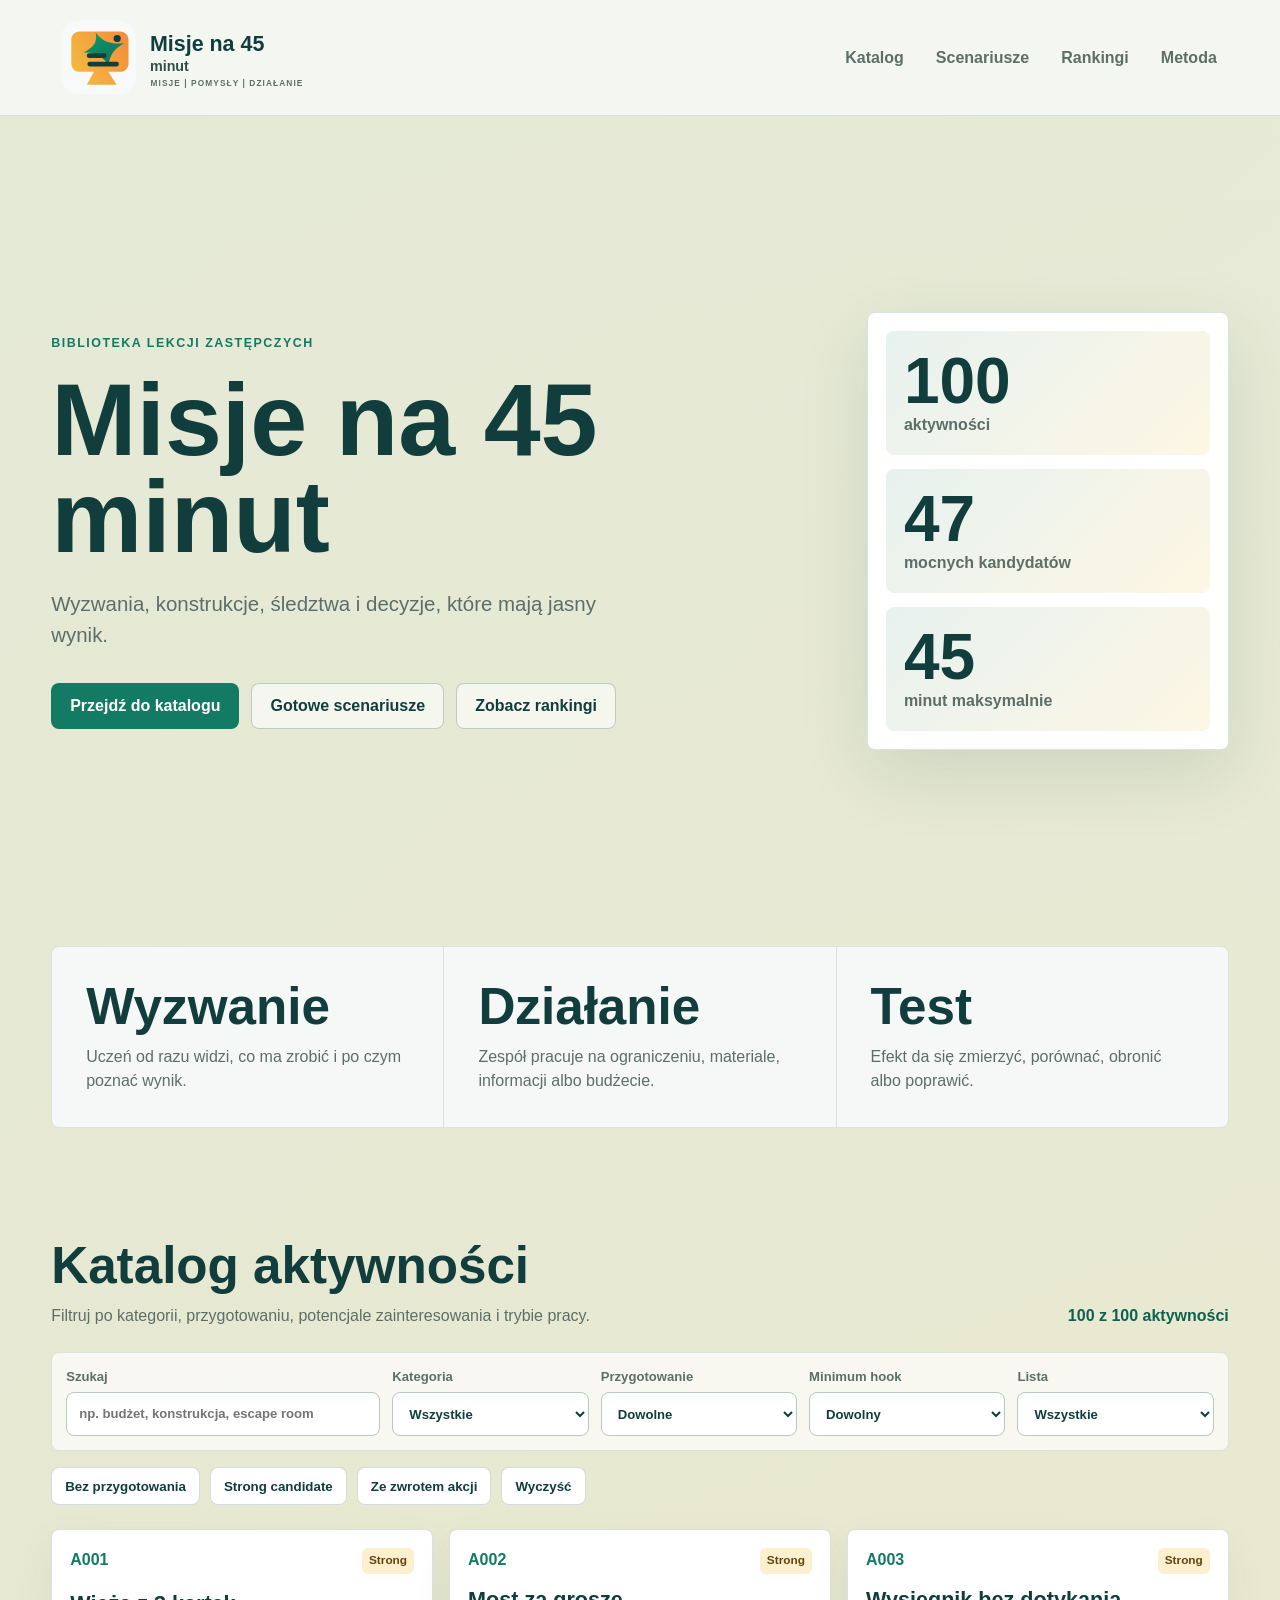
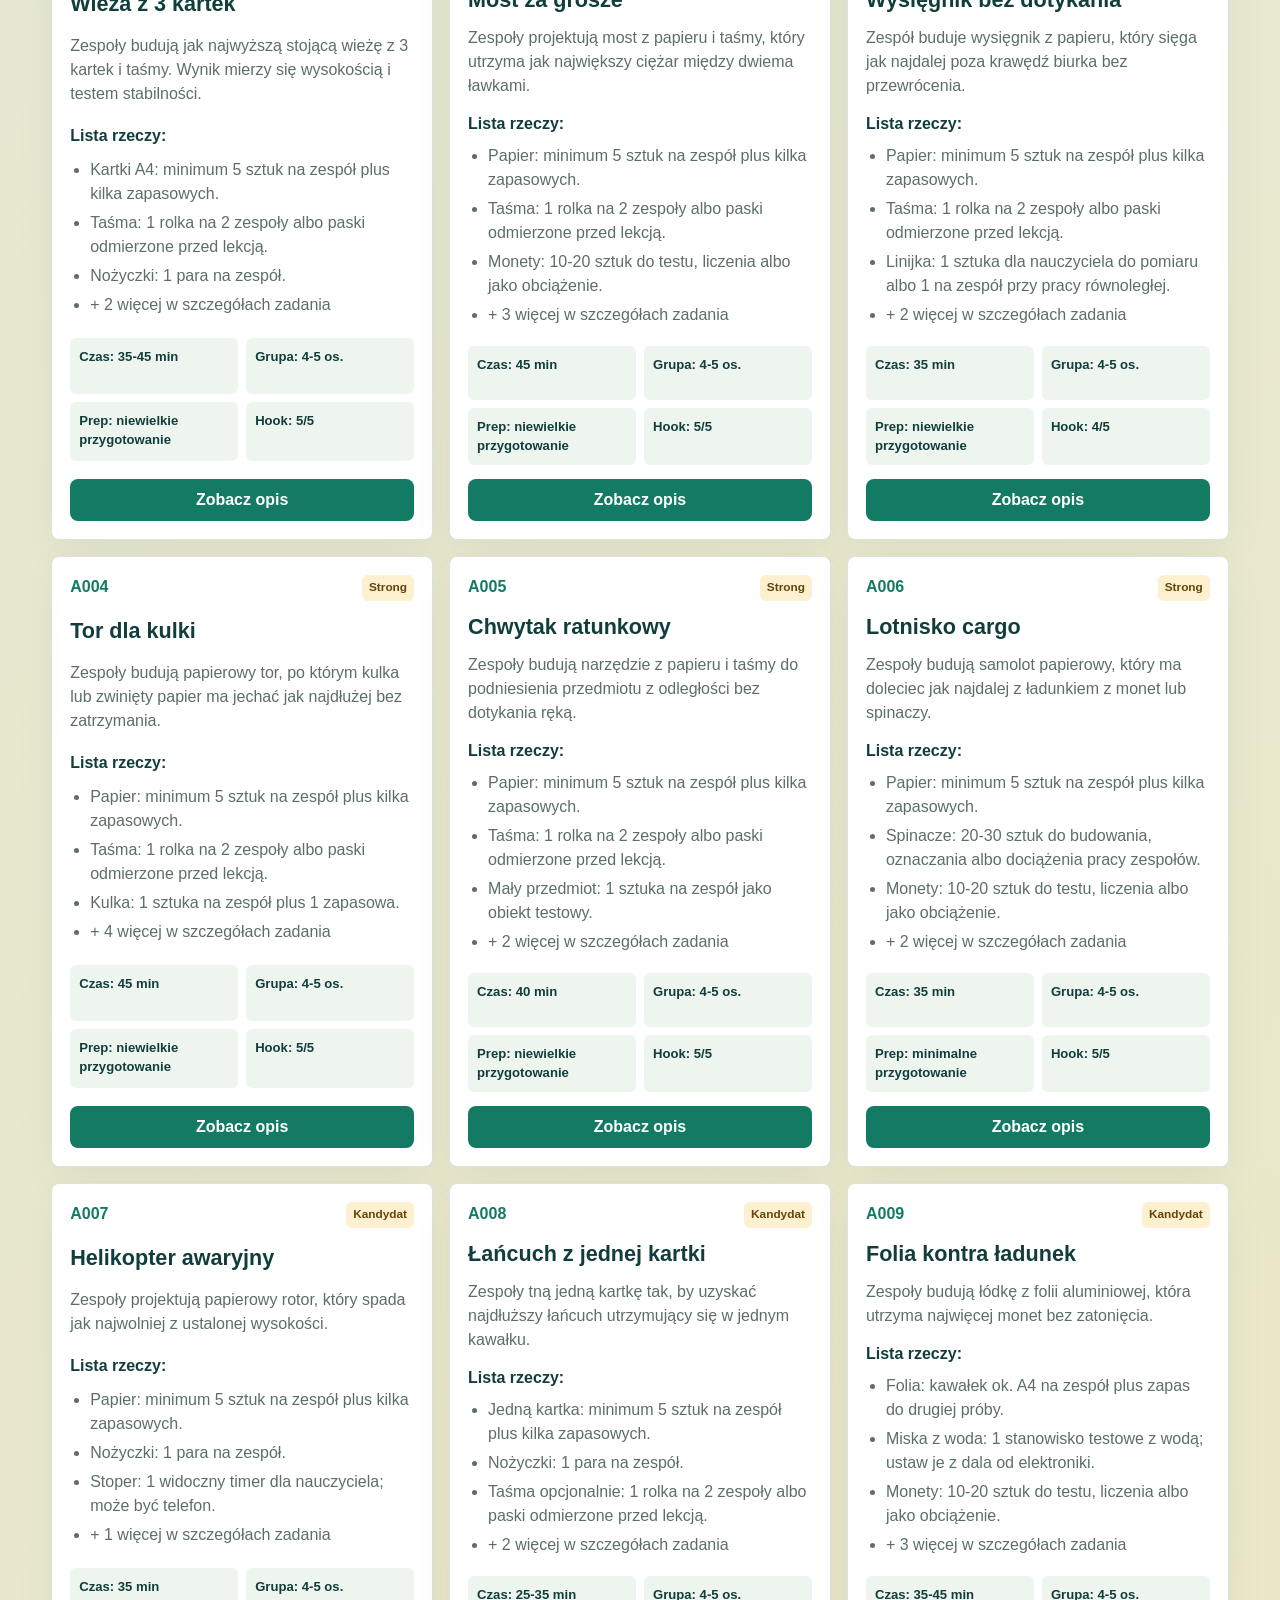
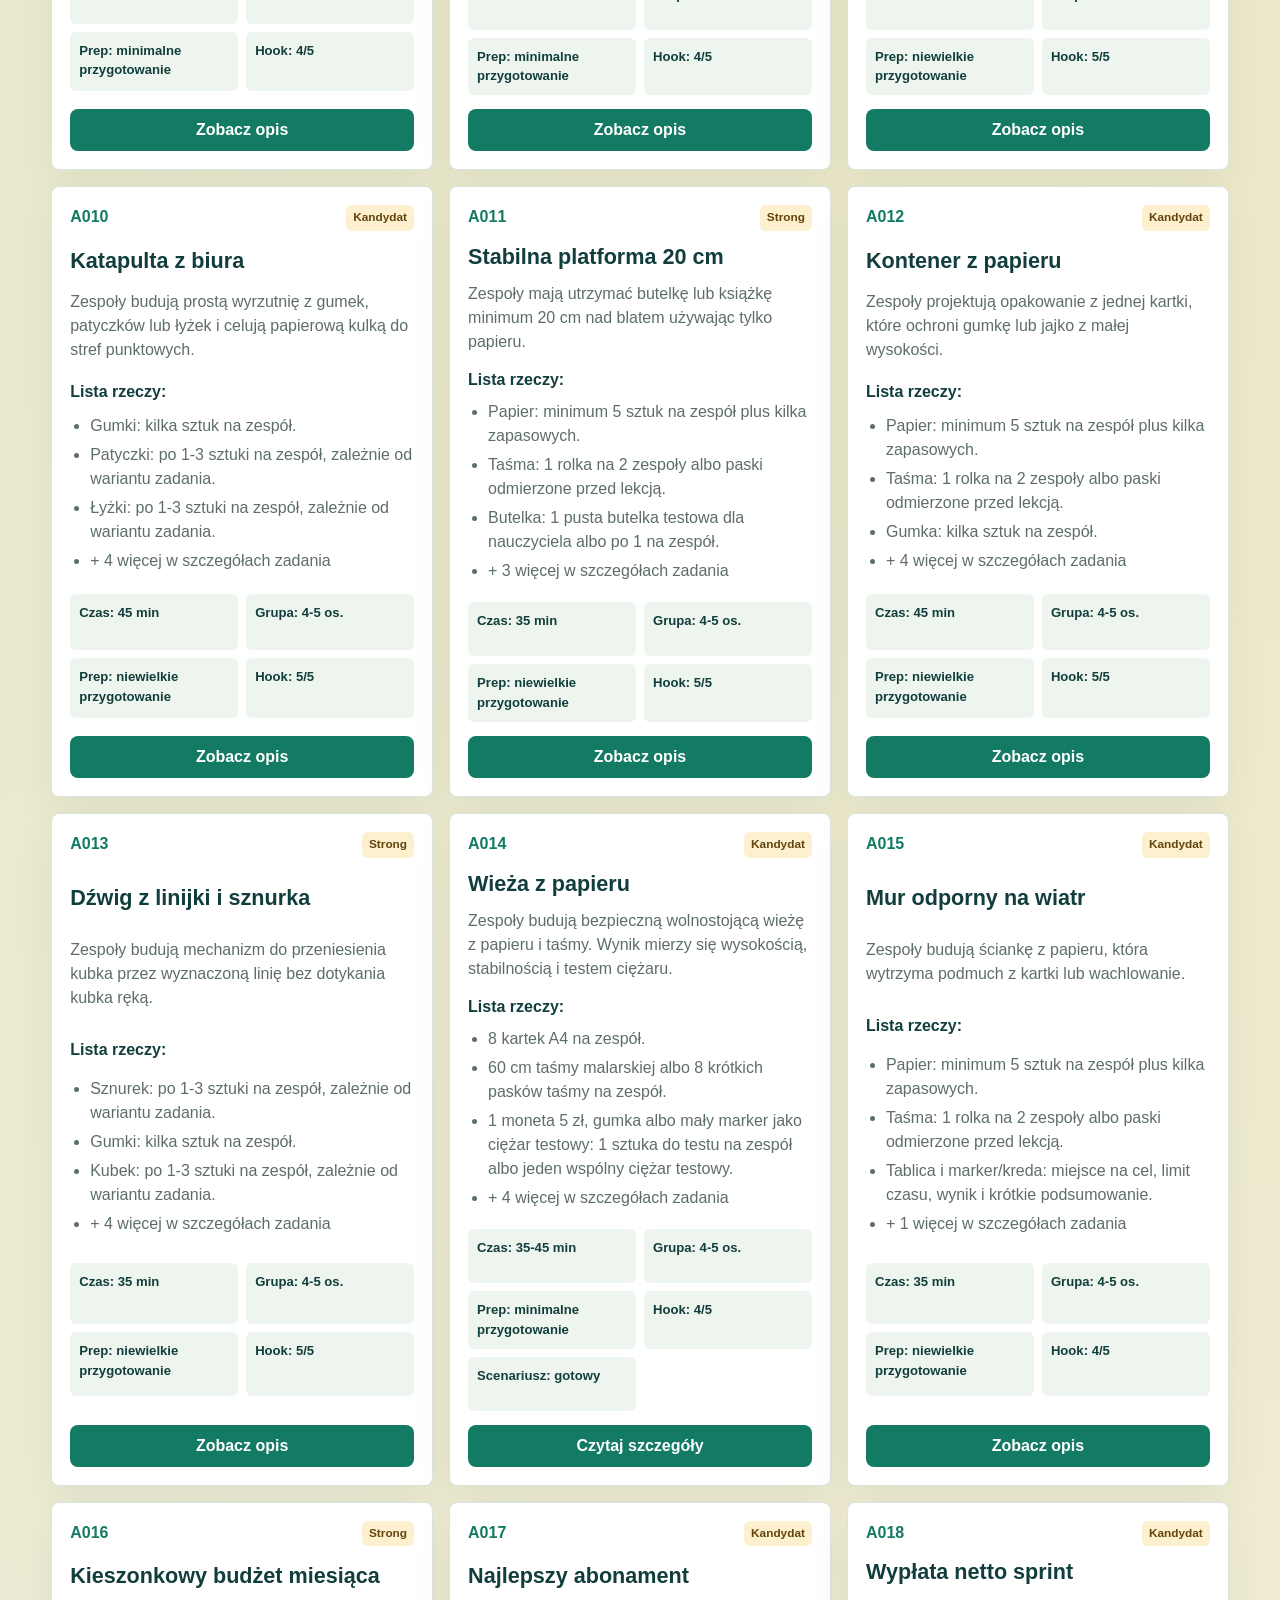
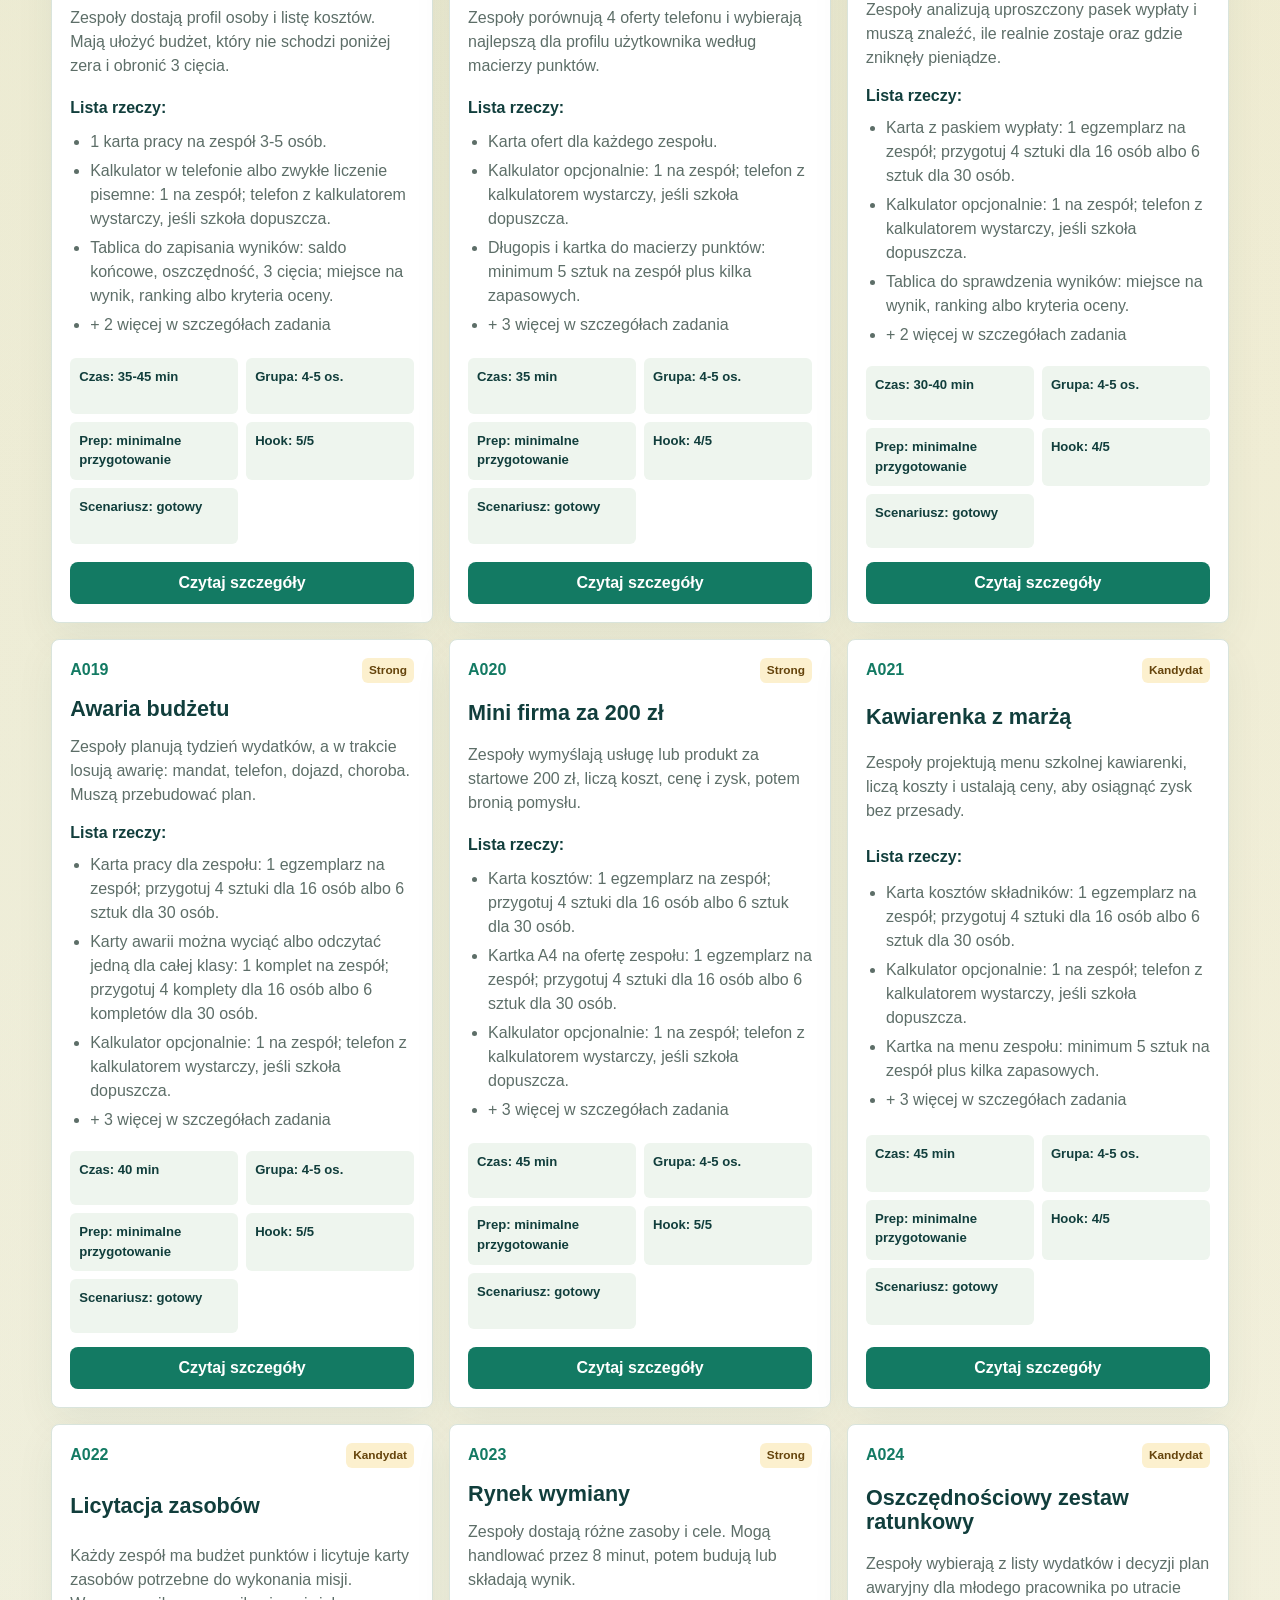
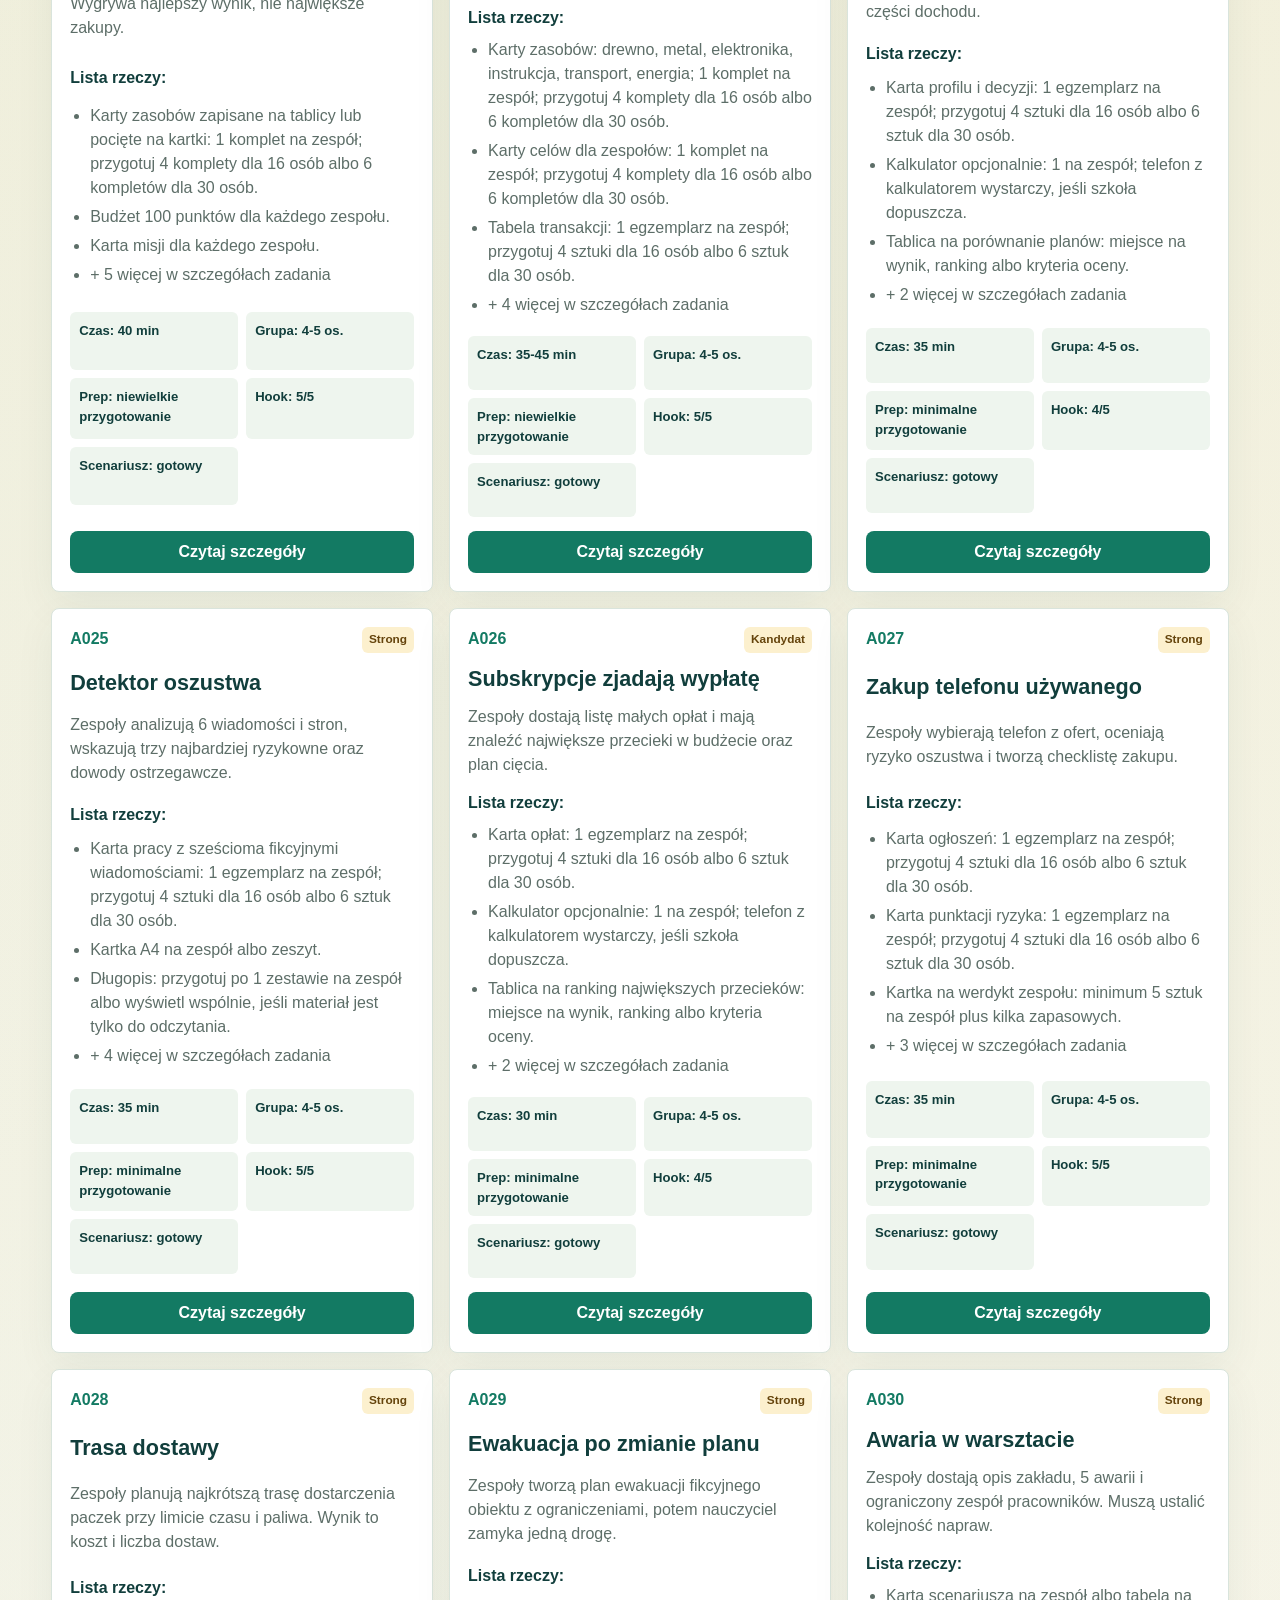
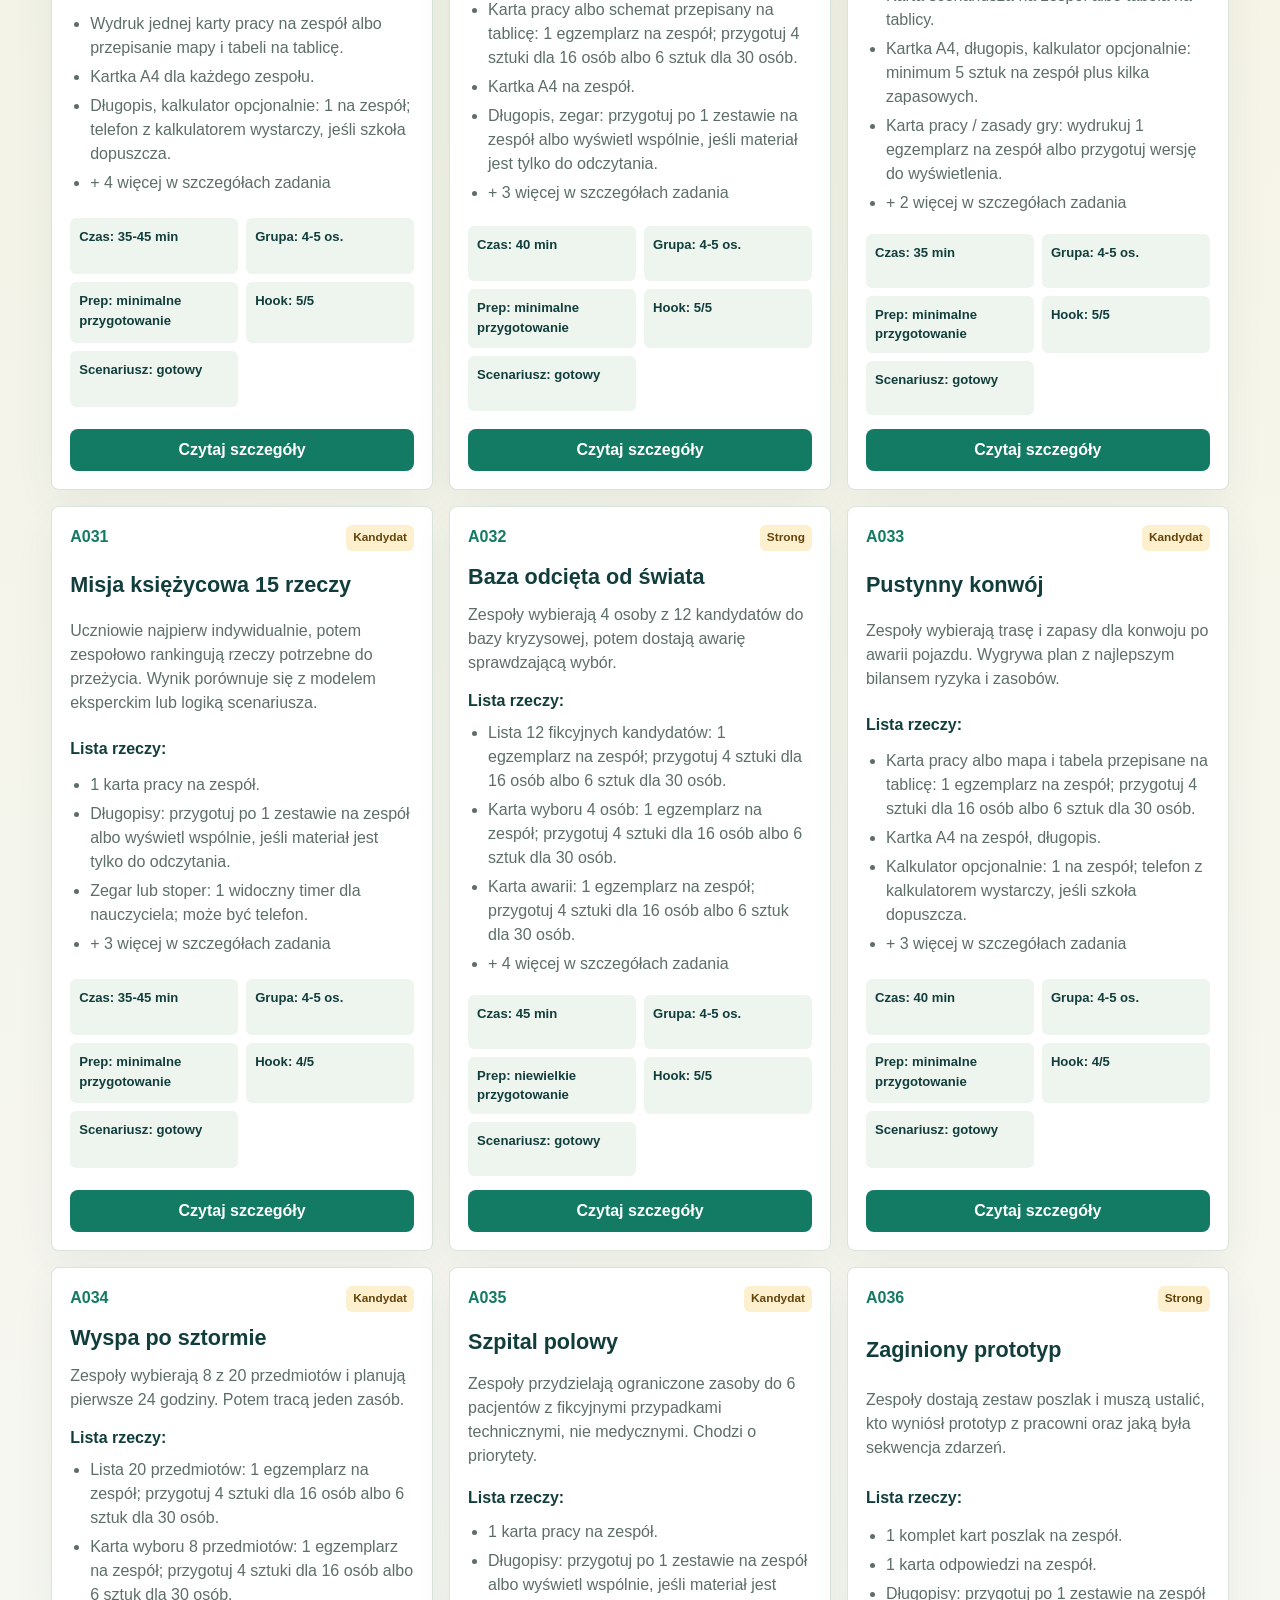
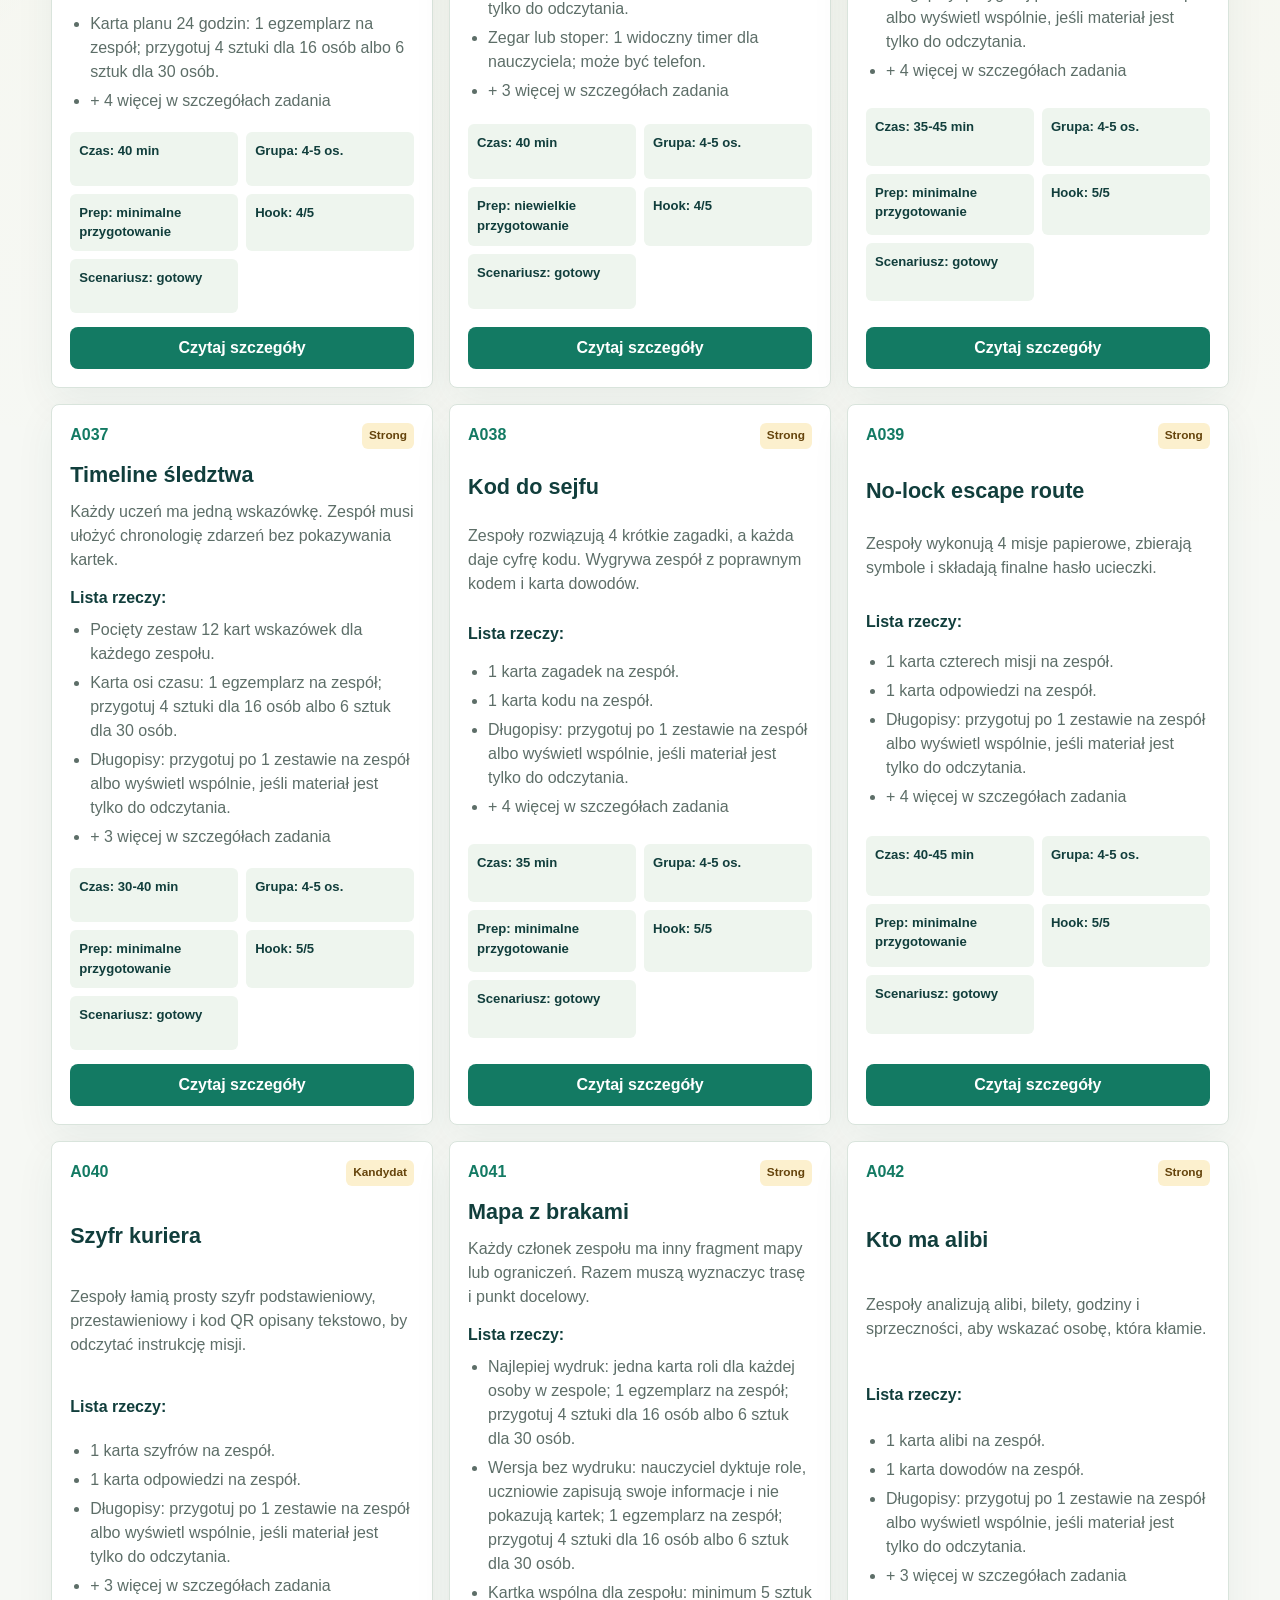
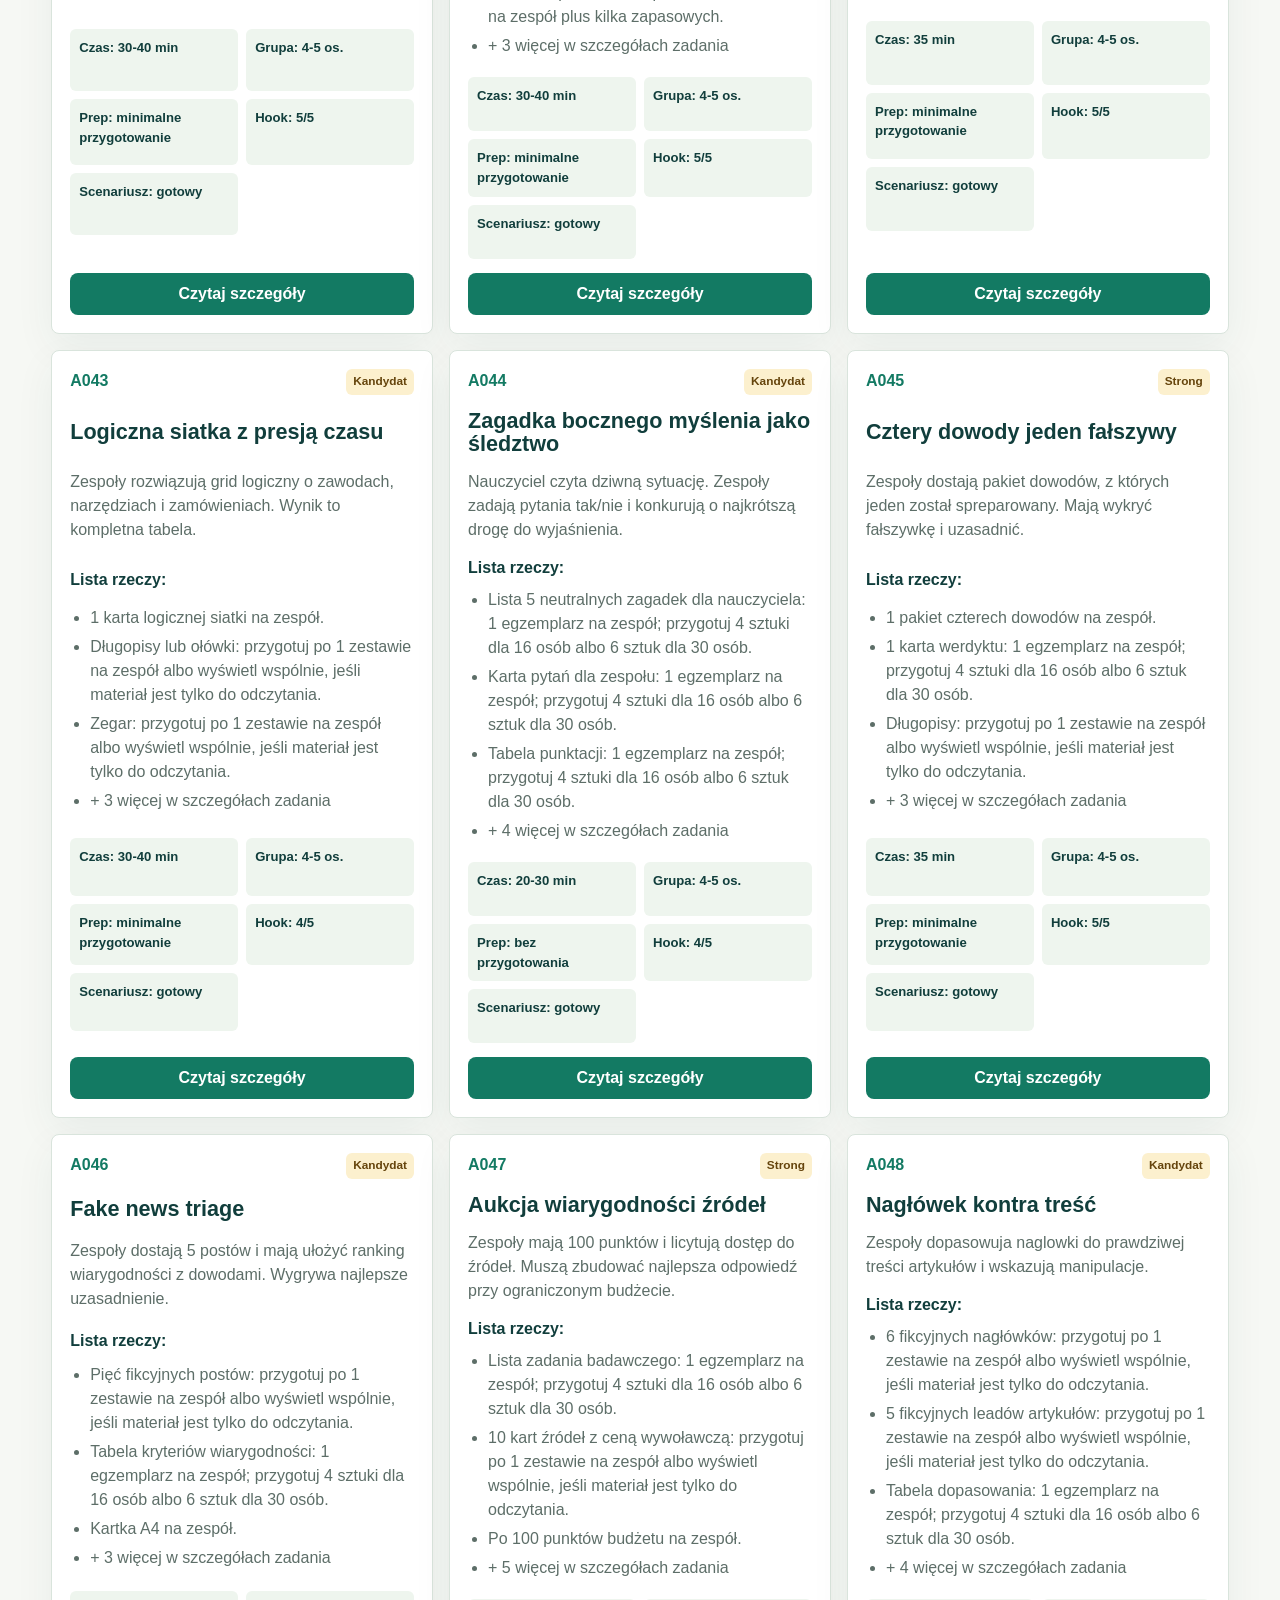
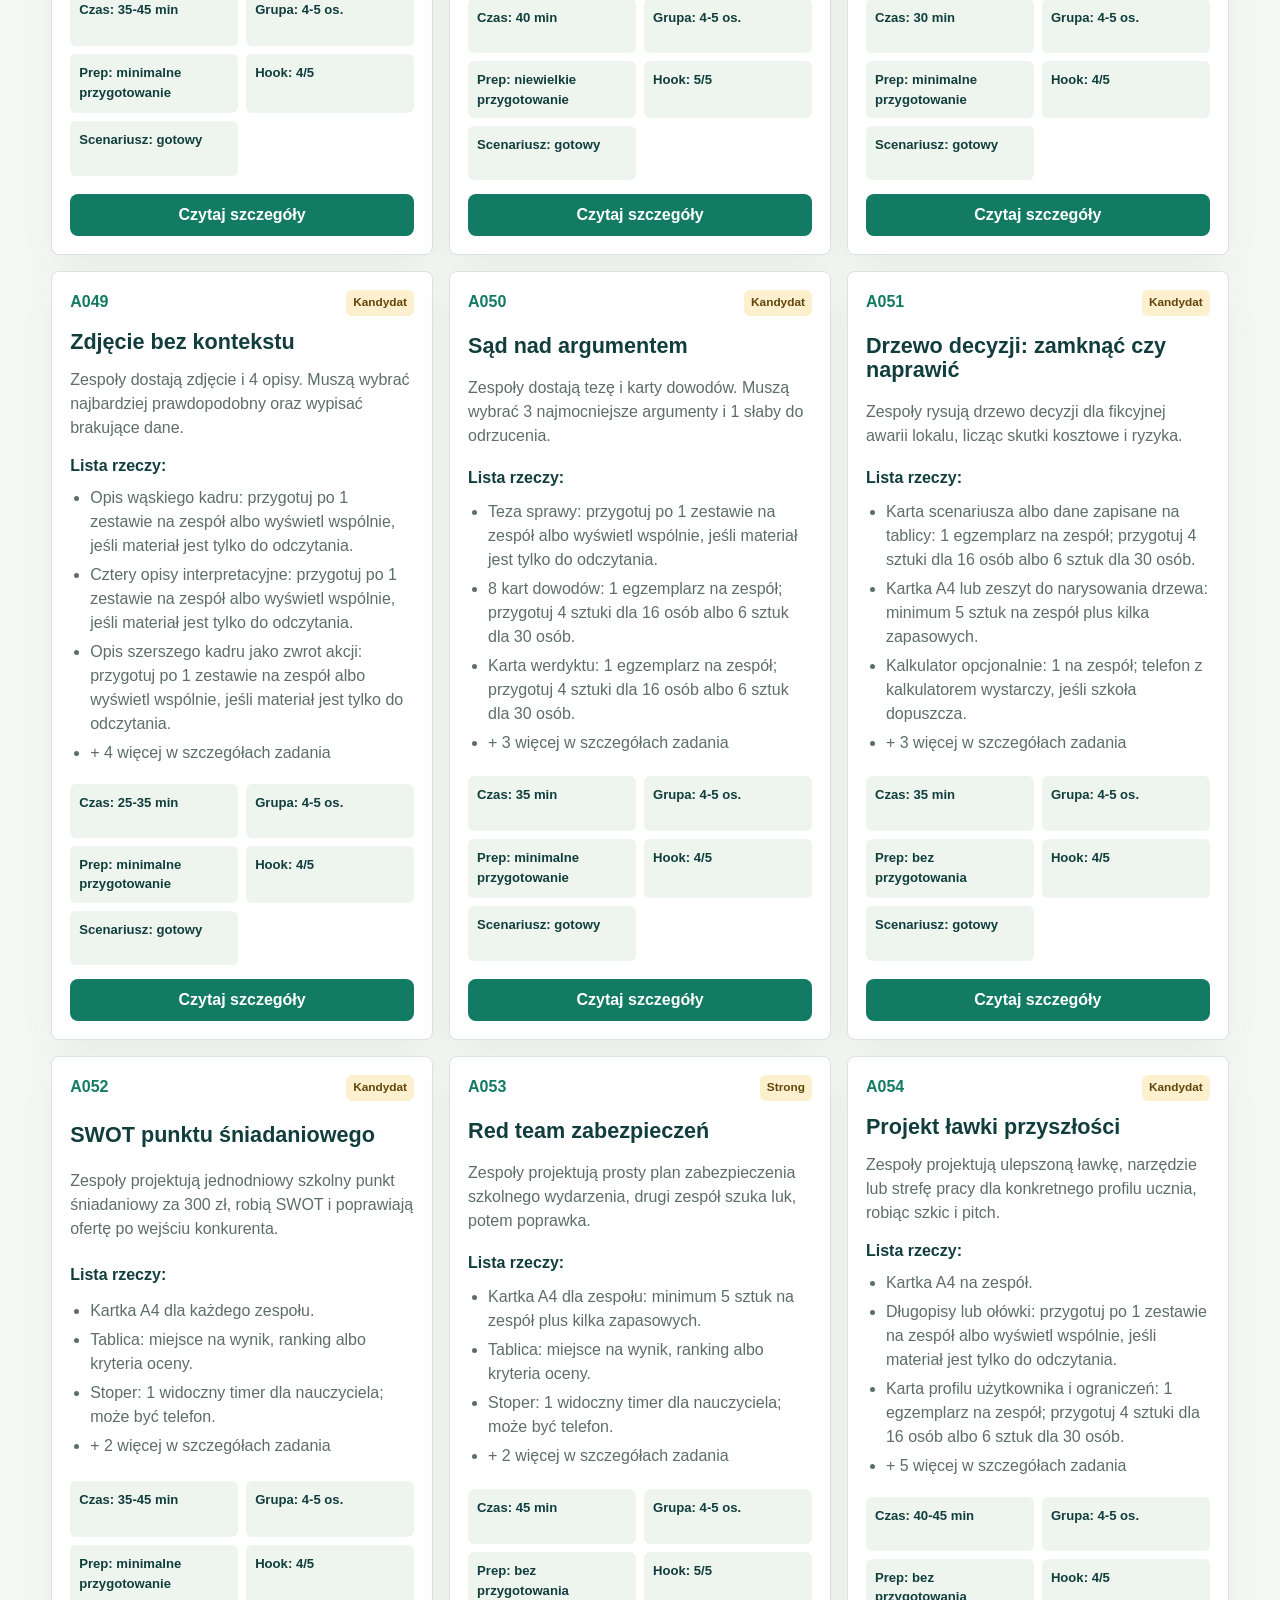
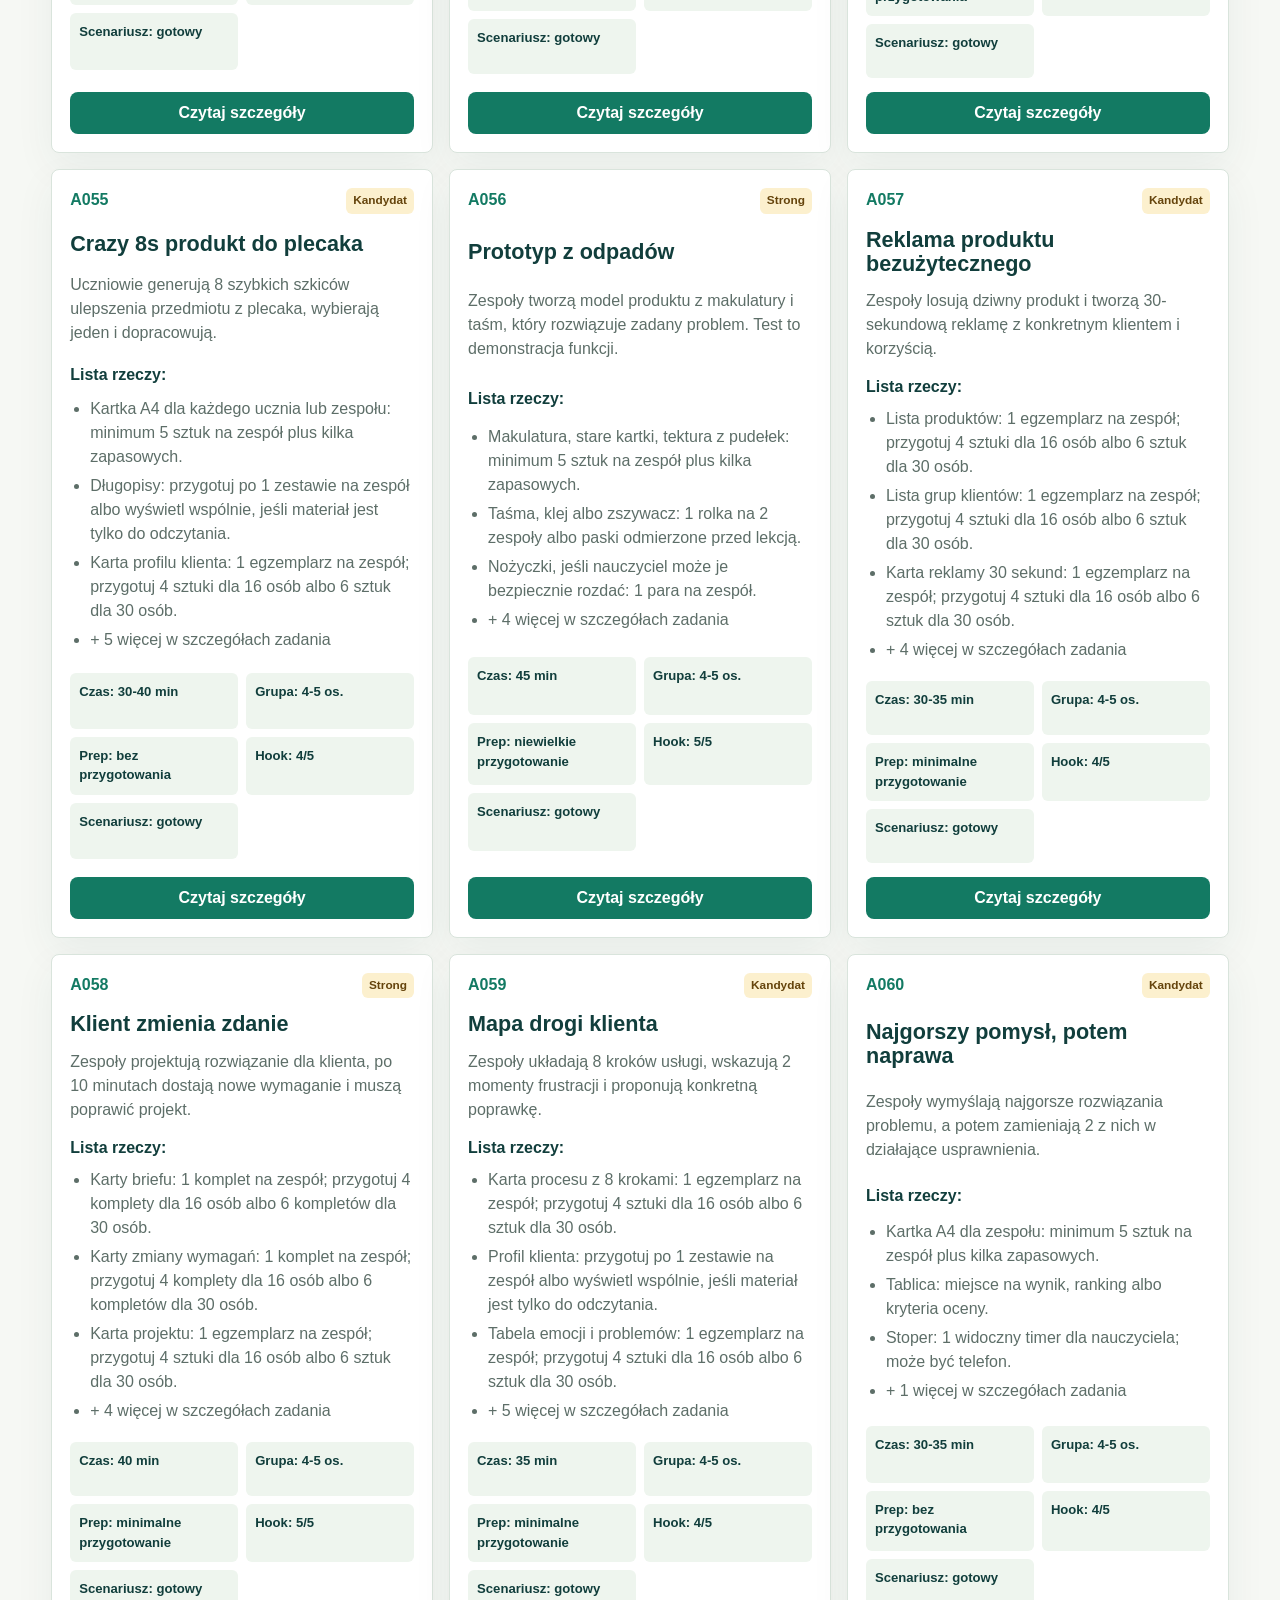
<file: index.html>
<!doctype html>
<html lang="pl">
  <head>
    <meta charset="utf-8" />
    <meta name="viewport" content="width=device-width, initial-scale=1" />
    <title>Misje na 45 minut</title>
    <meta
      name="description"
      content="Katalog 100 misji i wyzwań na lekcje zastępcze dla szkół ponadpodstawowych."
    />
    <link rel="icon" href="assets/logos/aktywizacja-logo.svg" type="image/svg+xml" />
    <link rel="stylesheet" href="styles.css" />
  </head>
  <body>
    <header class="topbar">
      <a class="brand" href="#start" aria-label="Misje na 45 minut">
        <img src="assets/logos/aktywizacja-logo.svg" alt="" />
      </a>
      <nav class="nav" aria-label="Główne sekcje">
        <a href="#katalog">Katalog</a>
        <a href="scenariusze/">Scenariusze</a>
        <a href="#rankingi">Rankingi</a>
        <a href="#metoda">Metoda</a>
      </nav>
    </header>

    <main id="start">
      <section class="hero">
        <div class="hero-copy">
          <p class="eyebrow">Biblioteka lekcji zastępczych</p>
          <h1>Misje na 45 minut</h1>
          <p class="hero-lead">
            Wyzwania, konstrukcje, śledztwa i decyzje, które mają jasny wynik.
          </p>
          <div class="hero-actions">
            <a class="button primary" href="#katalog">Przejdź do katalogu</a>
            <a class="button secondary" href="scenariusze/">Gotowe scenariusze</a>
            <a class="button secondary" href="#rankingi">Zobacz rankingi</a>
          </div>
        </div>
        <div class="hero-panel" aria-label="Podsumowanie katalogu">
          <div>
            <span class="metric" id="totalCount">100</span>
            <span class="metric-label">aktywności</span>
          </div>
          <div>
            <span class="metric" id="strongCount">47</span>
            <span class="metric-label">mocnych kandydatów</span>
          </div>
          <div>
            <span class="metric">45</span>
            <span class="metric-label">minut maksymalnie</span>
          </div>
        </div>
      </section>

      <section class="method-strip" id="metoda" aria-label="Metoda pracy">
        <article>
          <h2>Wyzwanie</h2>
          <p>Uczeń od razu widzi, co ma zrobić i po czym poznać wynik.</p>
        </article>
        <article>
          <h2>Działanie</h2>
          <p>Zespół pracuje na ograniczeniu, materiale, informacji albo budżecie.</p>
        </article>
        <article>
          <h2>Test</h2>
          <p>Efekt da się zmierzyć, porównać, obronić albo poprawić.</p>
        </article>
      </section>

      <section class="catalog-shell" id="katalog">
        <div class="catalog-header">
          <div>
            <h2>Katalog aktywności</h2>
            <p>Filtruj po kategorii, przygotowaniu, potencjale zainteresowania i trybie pracy.</p>
          </div>
          <div class="result-count" id="resultCount" aria-live="polite"></div>
        </div>

        <form class="filters" id="filters" role="search">
          <label>
            <span>Szukaj</span>
            <input id="searchInput" type="search" autocomplete="off" placeholder="np. budżet, konstrukcja, escape room" />
          </label>
          <label>
            <span>Kategoria</span>
            <select id="categoryFilter">
              <option value="">Wszystkie</option>
            </select>
          </label>
          <label>
            <span>Przygotowanie</span>
            <select id="prepFilter">
              <option value="">Dowolne</option>
              <option value="0">0 - bez przygotowania</option>
              <option value="1">1 - minimalne</option>
              <option value="2">2 - niewielkie</option>
            </select>
          </label>
          <label>
            <span>Minimum hook</span>
            <select id="hookFilter">
              <option value="0">Dowolny</option>
              <option value="3">3+</option>
              <option value="4">4+</option>
              <option value="5">5</option>
            </select>
          </label>
          <label>
            <span>Lista</span>
            <select id="statusFilter">
              <option value="">Wszystkie</option>
              <option value="STRONG CANDIDATE">Strong candidates</option>
              <option value="Kandydat">Kandydaci</option>
            </select>
          </label>
        </form>

        <div class="quick-filters" aria-label="Szybkie filtry">
          <button type="button" data-quick="zero">Bez przygotowania</button>
          <button type="button" data-quick="strong">Strong candidate</button>
          <button type="button" data-quick="twist">Ze zwrotem akcji</button>
          <button type="button" data-quick="reset">Wyczyść</button>
        </div>

        <div class="cards" id="activityGrid"></div>
      </section>

      <section class="rankings" id="rankingi">
        <div class="section-title">
          <h2>Rankingi do szybkiego wyboru</h2>
          <p>Gotowe listy pomagają wybrać aktywność pod czas, klasę i cel lekcji.</p>
        </div>
        <div class="ranking-grid">
          <article>
            <h3>Najlepsze na start</h3>
            <ol id="rankTop"></ol>
          </article>
          <article>
            <h3>Bez przygotowania</h3>
            <ol id="rankZero"></ol>
          </article>
          <article>
            <h3>Najmocniejsza współpraca</h3>
            <ol id="rankCollab"></ol>
          </article>
        </div>
      </section>
    </main>

    <dialog class="activity-dialog" id="activityDialog">
      <div class="dialog-frame">
        <button class="close-dialog" type="button" id="closeDialog" aria-label="Zamknij szczegóły">&times;</button>
        <div id="dialogContent"></div>
      </div>
    </dialog>

    <footer class="footer">
      <div class="footer-inner">
        <div>
          <img class="footer-project-logo" src="assets/logos/aktywizacja-logo.svg" alt="Misje na 45 minut" />
          <p>Katalog misji i wyzwań na lekcje zastępcze dla szkół ponadpodstawowych.</p>
        </div>
        <div class="footer-logos" aria-label="Logotypy COVE Polska">
          <img src="assets/logos/cove-polska.png" alt="COVE Polska" />
        </div>
      </div>
    </footer>

    <script src="site/activities.js"></script>
    <script src="app.js"></script>
  </body>
</html>
</file>
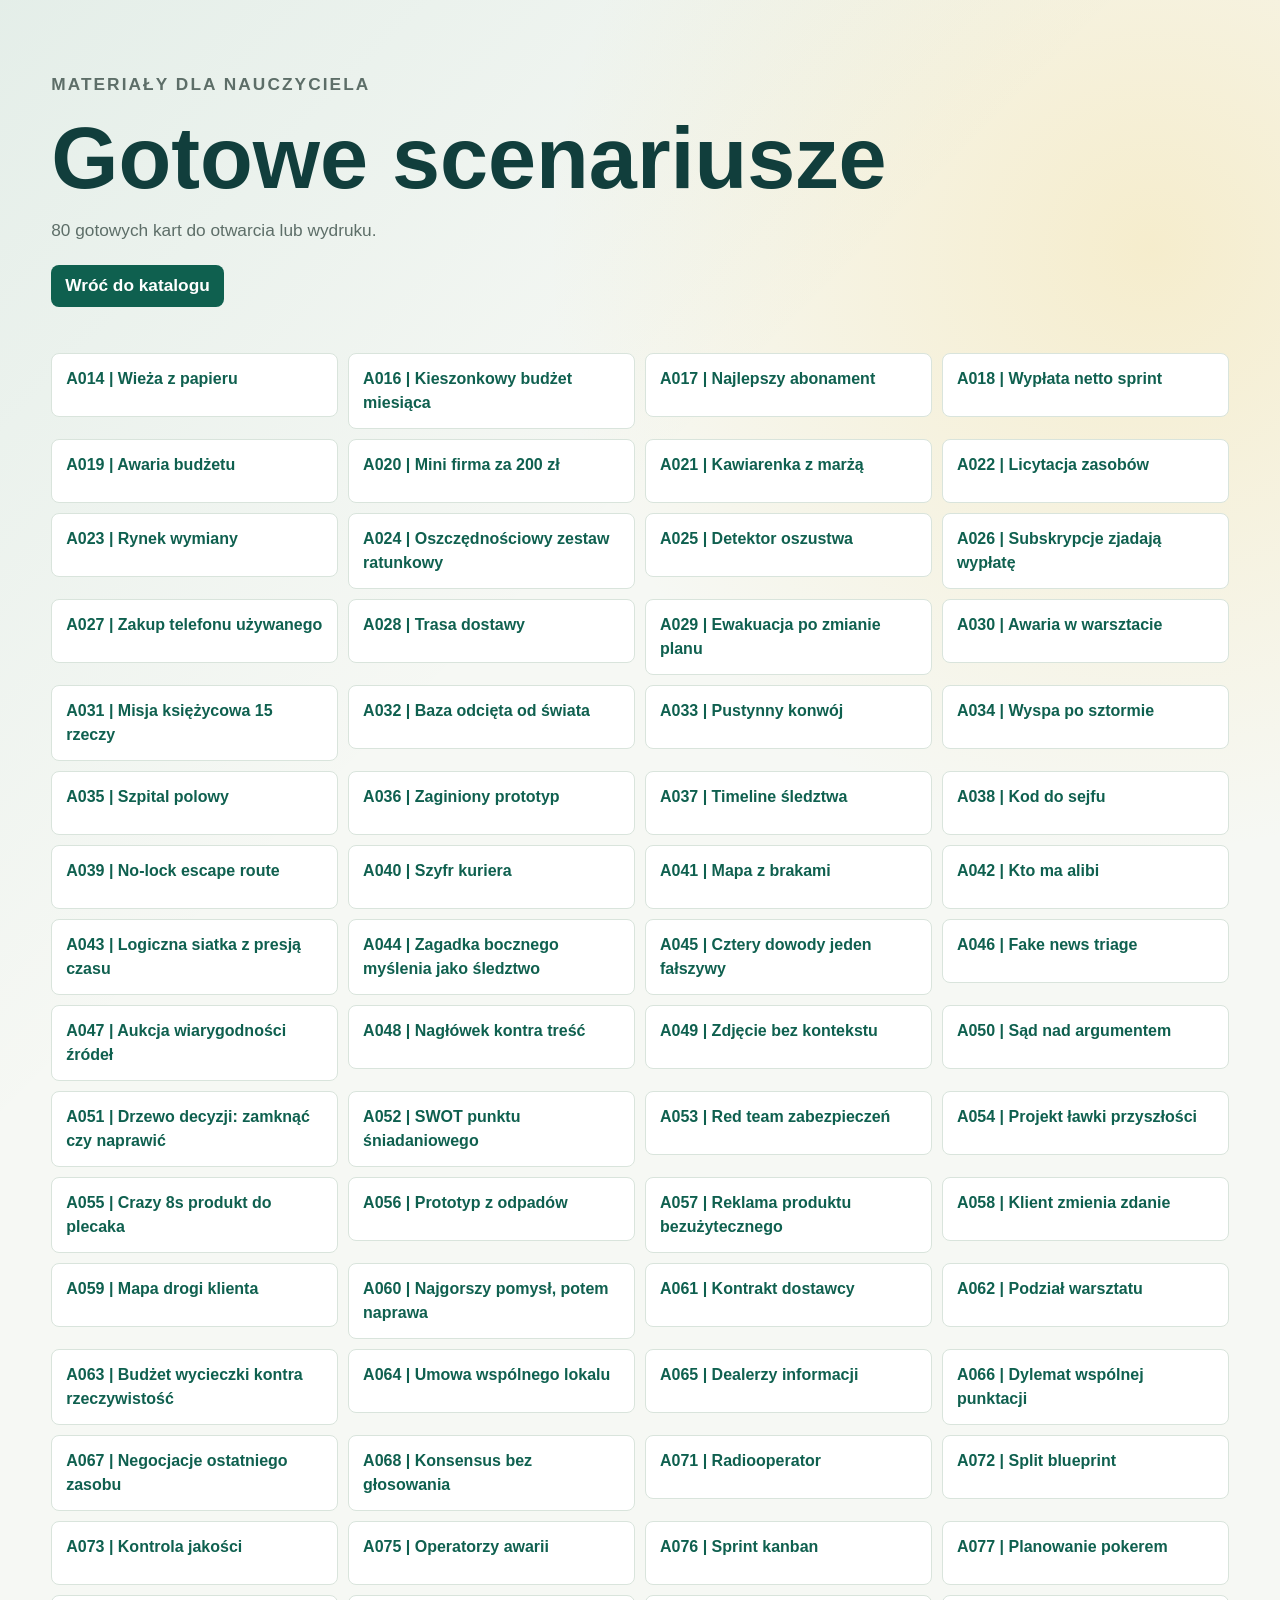
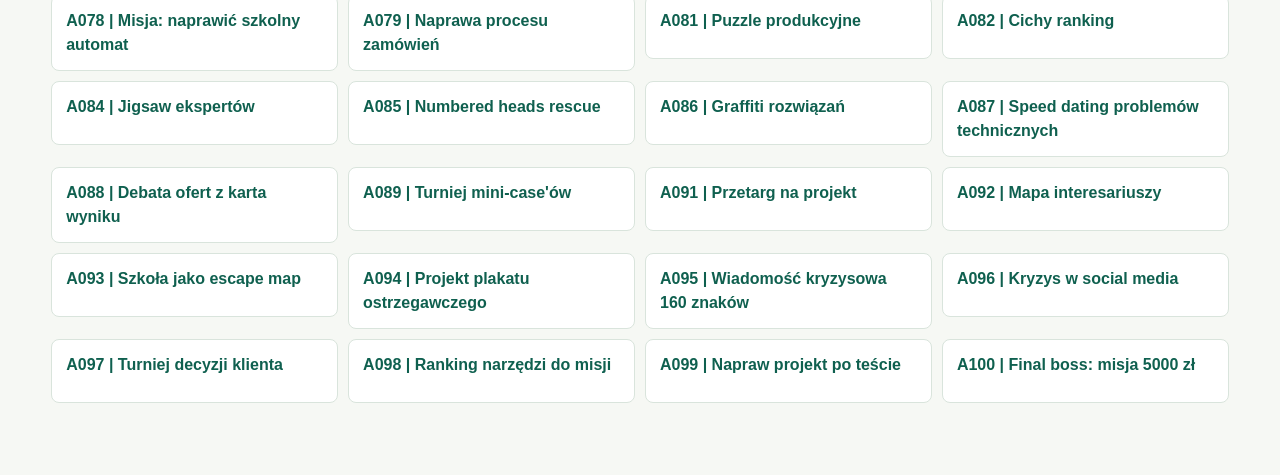
<file: scenariusze/index.html>
<!doctype html>
<html lang="pl">
  <head>
    <meta charset="utf-8" />
    <meta name="viewport" content="width=device-width, initial-scale=1" />
    <title>Gotowe scenariusze | Misje na 45 minut</title>
    <meta
      name="description"
      content="Indeks gotowych scenariuszy lekcji zastępczych z katalogu Misje na 45 minut."
    />
    <link rel="stylesheet" href="../styles.css" />
    <style>
      .scenario-index {
        min-height: 100dvh;
        padding: clamp(32px, 6vw, 72px) clamp(18px, 4vw, 56px);
      }

      .scenario-index header {
        max-width: 960px;
        margin-bottom: 28px;
      }

      .scenario-index h1 {
        margin: 0;
        font-size: clamp(2.6rem, 7vw, 5.4rem);
        line-height: 0.98;
      }

      .scenario-index p {
        max-width: 720px;
        color: var(--muted);
        font-size: 1.08rem;
      }

      .scenario-list {
        display: grid;
        grid-template-columns: repeat(auto-fit, minmax(280px, 1fr));
        gap: 10px;
        margin: 0;
        padding: 0;
        list-style: none;
      }

      .scenario-list a {
        display: block;
        min-height: 64px;
        padding: 13px 14px;
        border: 1px solid var(--line);
        border-radius: var(--radius);
        background: var(--surface);
        color: var(--accent-dark);
        font-weight: 900;
        text-decoration: none;
      }

      .scenario-list a:hover {
        border-color: rgba(19, 122, 99, 0.42);
        background: var(--surface-2);
      }
    </style>
  </head>
  <body>
    <main class="scenario-index">
      <header>
        <p class="eyebrow">Materiały dla nauczyciela</p>
        <h1>Gotowe scenariusze</h1>
        <p id="scenarioCount">Ładowanie listy scenariuszy...</p>
        <p><a class="scenario-link" href="../index.html">Wróć do katalogu</a></p>
      </header>
      <ol class="scenario-list" id="scenarioList"></ol>
    </main>

    <script src="../site/activities.js"></script>
    <script>
      const scenarios = (window.ACTIVITIES || [])
        .filter((activity) => activity.scenario_path)
        .sort((a, b) => a.id.localeCompare(b.id, "pl"));

      document.querySelector("#scenarioCount").textContent =
        `${scenarios.length} gotowych kart do otwarcia lub wydruku.`;

      document.querySelector("#scenarioList").innerHTML = scenarios
        .map((activity) => {
          const href = `../zadanie.html?id=${encodeURIComponent(activity.id)}`;
          return `<li><a href="${href}">${activity.id} | ${activity.robocza_nazwa}</a></li>`;
        })
        .join("");
    </script>
  </body>
</html>
</file>
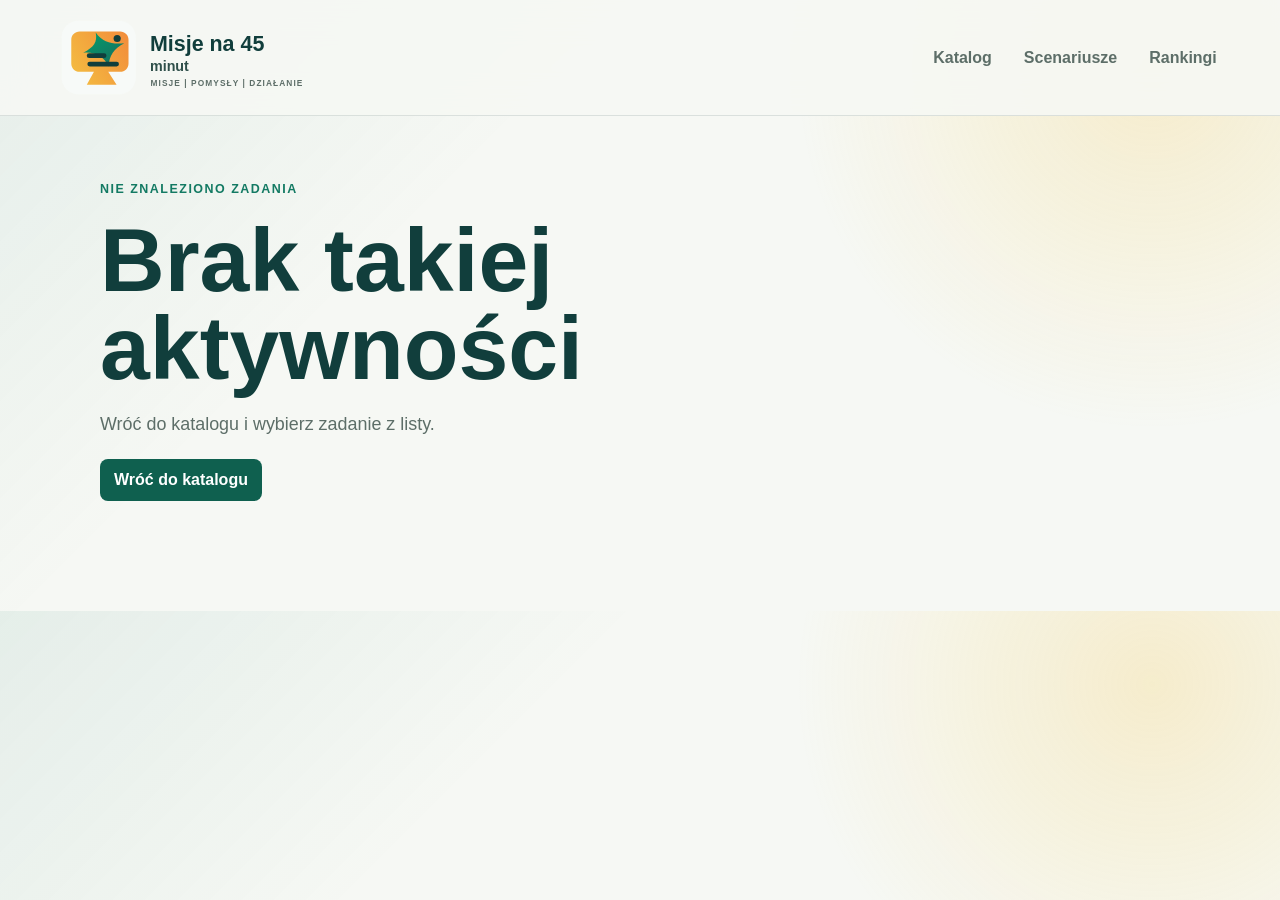
<file: zadanie.html>
<!doctype html>
<html lang="pl">
  <head>
    <meta charset="utf-8" />
    <meta name="viewport" content="width=device-width, initial-scale=1" />
    <title>Zadanie | Misje na 45 minut</title>
    <meta
      name="description"
      content="Pełna karta aktywności z katalogu Misje na 45 minut."
    />
    <link rel="icon" href="assets/logos/aktywizacja-logo.svg" type="image/svg+xml" />
    <link rel="stylesheet" href="styles.css" />
  </head>
  <body>
    <header class="topbar">
      <a class="brand" href="index.html#start" aria-label="Misje na 45 minut">
        <img src="assets/logos/aktywizacja-logo.svg" alt="" />
      </a>
      <nav class="nav" aria-label="Główne sekcje">
        <a href="index.html#katalog">Katalog</a>
        <a href="scenariusze/">Scenariusze</a>
        <a href="index.html#rankingi">Rankingi</a>
      </nav>
    </header>

    <main class="task-page" id="taskPage">
      <p>Ładowanie zadania...</p>
    </main>

    <script src="site/activities.js"></script>
    <script src="zadanie.js"></script>
  </body>
</html>
</file>
<file: styles.css>
:root {
  color-scheme: light;
  --bg: #f6f8f4;
  --surface: #ffffff;
  --surface-2: #eef5ee;
  --text: #113e3c;
  --muted: #5d6e68;
  --line: #d9e4dc;
  --accent: #137a63;
  --accent-2: #f4c542;
  --accent-dark: #0f604f;
  --warning: #b66a23;
  --shadow: 0 24px 70px rgba(17, 62, 60, 0.12);
  --radius: 8px;
}

* {
  box-sizing: border-box;
}

html {
  scroll-behavior: smooth;
}

body {
  margin: 0;
  background:
    linear-gradient(135deg, rgba(19, 122, 99, 0.08), transparent 34%),
    radial-gradient(circle at 90% 12%, rgba(244, 197, 66, 0.22), transparent 28%),
    var(--bg);
  color: var(--text);
  font-family: Arial, Helvetica, sans-serif;
  line-height: 1.5;
}

a {
  color: inherit;
}

.topbar {
  position: sticky;
  top: 0;
  z-index: 20;
  display: flex;
  align-items: center;
  justify-content: space-between;
  min-height: 70px;
  padding: 10px clamp(18px, 4vw, 56px);
  border-bottom: 1px solid rgba(17, 62, 60, 0.12);
  background: rgba(246, 248, 244, 0.92);
  backdrop-filter: blur(18px);
}

.brand img {
  display: block;
  width: min(310px, 58vw);
  height: auto;
}

.nav {
  display: flex;
  gap: 8px;
  align-items: center;
}

.nav a,
.button,
.quick-filters button,
.card button,
.close-dialog {
  border-radius: var(--radius);
  transition: transform 0.18s ease, background 0.18s ease, border-color 0.18s ease;
}

.nav a {
  padding: 9px 12px;
  text-decoration: none;
  color: var(--muted);
  font-weight: 700;
  white-space: nowrap;
}

.nav a:hover {
  background: rgba(19, 122, 99, 0.09);
  color: var(--text);
}

.hero {
  min-height: calc(100dvh - 70px);
  display: grid;
  grid-template-columns: minmax(0, 1.35fr) minmax(300px, 0.65fr);
  gap: clamp(28px, 5vw, 72px);
  align-items: center;
  padding: clamp(42px, 7vw, 86px) clamp(18px, 4vw, 56px);
}

.eyebrow {
  margin: 0 0 18px;
  color: var(--accent);
  font-size: 0.78rem;
  font-weight: 800;
  letter-spacing: 0.12em;
  text-transform: uppercase;
}

.hero h1 {
  max-width: 920px;
  margin: 0;
  font-size: clamp(3rem, 8vw, 7.2rem);
  line-height: 0.95;
  letter-spacing: 0;
}

.hero-lead {
  max-width: 560px;
  margin: 24px 0 0;
  color: var(--muted);
  font-size: clamp(1.05rem, 1.6vw, 1.35rem);
}

.hero-actions {
  display: flex;
  flex-wrap: wrap;
  gap: 12px;
  margin-top: 32px;
}

.button {
  display: inline-flex;
  min-height: 46px;
  align-items: center;
  justify-content: center;
  padding: 0 18px;
  border: 1px solid transparent;
  font-weight: 800;
  text-decoration: none;
  white-space: nowrap;
}

.button.primary {
  background: var(--accent);
  color: #ffffff;
}

.button.secondary {
  border-color: rgba(17, 62, 60, 0.24);
  background: rgba(255, 255, 255, 0.6);
  color: var(--text);
}

.scenario-link {
  display: inline-flex;
  min-height: 42px;
  align-items: center;
  justify-content: center;
  margin: 4px 0 18px;
  padding: 0 14px;
  border-radius: var(--radius);
  background: var(--accent-dark);
  color: #ffffff;
  font-weight: 900;
  text-decoration: none;
}

.button:hover,
.quick-filters button:hover,
.card button:hover,
.card-action:hover,
.scenario-link:hover {
  transform: translateY(-1px);
}

.button:active,
.quick-filters button:active,
.card button:active,
.card-action:active,
.scenario-link:active {
  transform: translateY(1px);
}

.hero-panel {
  display: grid;
  gap: 14px;
  padding: 18px;
  background: var(--surface);
  border: 1px solid var(--line);
  border-radius: var(--radius);
  box-shadow: var(--shadow);
}

.hero-panel > div {
  min-height: 120px;
  display: grid;
  align-content: center;
  padding: 18px;
  background: linear-gradient(135deg, rgba(19, 122, 99, 0.1), rgba(244, 197, 66, 0.14));
  border-radius: var(--radius);
}

.metric {
  display: block;
  font-size: clamp(2.2rem, 5vw, 4.4rem);
  font-weight: 900;
  line-height: 1;
}

.metric-label {
  color: var(--muted);
  font-weight: 800;
}

.method-strip {
  display: grid;
  grid-template-columns: repeat(3, 1fr);
  gap: 1px;
  margin: 0 clamp(18px, 4vw, 56px) 36px;
  background: var(--line);
  border: 1px solid var(--line);
  border-radius: var(--radius);
  overflow: hidden;
}

.method-strip article {
  padding: clamp(20px, 3vw, 34px);
  background: rgba(255, 255, 255, 0.74);
}

.method-strip h2,
.catalog-header h2,
.section-title h2 {
  margin: 0;
  font-size: clamp(1.8rem, 4vw, 3.4rem);
  line-height: 1;
}

.method-strip p,
.catalog-header p,
.section-title p {
  max-width: 720px;
  margin: 12px 0 0;
  color: var(--muted);
}

.catalog-shell,
.rankings {
  padding: clamp(36px, 6vw, 78px) clamp(18px, 4vw, 56px);
}

.catalog-header {
  display: flex;
  align-items: end;
  justify-content: space-between;
  gap: 24px;
  margin-bottom: 24px;
}

.result-count {
  color: var(--accent-dark);
  font-weight: 900;
  white-space: nowrap;
}

.filters {
  display: grid;
  grid-template-columns: minmax(240px, 1.6fr) repeat(4, minmax(150px, 1fr));
  gap: 12px;
  padding: 14px;
  background: rgba(255, 255, 255, 0.7);
  border: 1px solid var(--line);
  border-radius: var(--radius);
}

label {
  display: grid;
  gap: 6px;
  color: var(--muted);
  font-size: 0.82rem;
  font-weight: 800;
}

input,
select {
  width: 100%;
  min-height: 44px;
  padding: 0 12px;
  border: 1px solid #b8c9bf;
  border-radius: var(--radius);
  background: #ffffff;
  color: var(--text);
  font: inherit;
}

input:focus,
select:focus,
button:focus-visible,
a:focus-visible {
  outline: 3px solid rgba(244, 197, 66, 0.85);
  outline-offset: 2px;
}

.quick-filters {
  display: flex;
  flex-wrap: wrap;
  gap: 10px;
  margin: 16px 0 24px;
}

.quick-filters button {
  min-height: 38px;
  padding: 0 13px;
  border: 1px solid rgba(17, 62, 60, 0.18);
  background: var(--surface);
  color: var(--text);
  font-weight: 800;
  cursor: pointer;
}

.cards {
  display: grid;
  grid-template-columns: repeat(3, minmax(0, 1fr));
  gap: 16px;
}

.card {
  display: grid;
  gap: 14px;
  min-height: 330px;
  padding: 18px;
  background: var(--surface);
  border: 1px solid var(--line);
  border-radius: var(--radius);
  box-shadow: 0 14px 40px rgba(17, 62, 60, 0.06);
}

.card-header {
  display: flex;
  justify-content: space-between;
  gap: 12px;
}

.id {
  color: var(--accent);
  font-weight: 900;
}

.status {
  align-self: start;
  padding: 4px 7px;
  background: rgba(244, 197, 66, 0.26);
  border-radius: 6px;
  color: #65440c;
  font-size: 0.74rem;
  font-weight: 900;
}

.card h3 {
  margin: 0;
  font-size: 1.35rem;
  line-height: 1.1;
}

.card p {
  margin: 0;
  color: var(--muted);
}

.card-materials {
  display: grid;
  gap: 8px;
  color: var(--text);
}

.materials-list {
  margin: 0;
  padding-left: 20px;
  color: var(--muted);
}

.materials-list li {
  margin-bottom: 5px;
}

.meta-grid {
  display: grid;
  grid-template-columns: repeat(2, 1fr);
  gap: 8px;
}

.meta-grid span {
  min-height: 54px;
  padding: 9px;
  background: var(--surface-2);
  border-radius: 6px;
  color: var(--text);
  font-size: 0.82rem;
  font-weight: 800;
}

.card button,
.card-action {
  align-self: end;
  min-height: 42px;
  display: inline-flex;
  align-items: center;
  justify-content: center;
  border: 0;
  border-radius: var(--radius);
  background: var(--accent);
  color: #ffffff;
  font-weight: 900;
  text-decoration: none;
  cursor: pointer;
}

.rankings {
  background: rgba(255, 255, 255, 0.42);
}

.section-title {
  margin-bottom: 24px;
}

.ranking-grid {
  display: grid;
  grid-template-columns: 1.2fr 1fr 1fr;
  gap: 16px;
}

.ranking-grid article {
  padding: 20px;
  background: var(--surface);
  border: 1px solid var(--line);
  border-radius: var(--radius);
}

.ranking-grid h3 {
  margin: 0 0 14px;
  font-size: 1.3rem;
}

.ranking-grid ol {
  margin: 0;
  padding-left: 22px;
}

.ranking-grid li {
  margin: 0 0 10px;
  color: var(--muted);
}

.ranking-grid button,
.ranking-grid a {
  padding: 0;
  border: 0;
  background: transparent;
  color: var(--accent-dark);
  font: inherit;
  font-weight: 800;
  text-align: left;
  text-decoration: none;
  cursor: pointer;
}

.ranking-grid button:hover,
.ranking-grid a:hover {
  text-decoration: underline;
  text-underline-offset: 4px;
}

.activity-dialog {
  width: min(980px, calc(100vw - 28px));
  max-height: min(900px, calc(100dvh - 28px));
  padding: 0;
  border: 0;
  border-radius: var(--radius);
  background: transparent;
}

.activity-dialog::backdrop {
  background: rgba(9, 27, 26, 0.62);
}

.dialog-frame {
  position: relative;
  max-height: min(900px, calc(100dvh - 28px));
  overflow: auto;
  padding: clamp(22px, 4vw, 38px);
  background: var(--surface);
  border-radius: var(--radius);
  box-shadow: var(--shadow);
}

.close-dialog {
  position: sticky;
  top: 0;
  float: right;
  width: 42px;
  height: 42px;
  border: 1px solid var(--line);
  background: #ffffff;
  color: var(--text);
  font-size: 1.7rem;
  line-height: 1;
  cursor: pointer;
}

.dialog-title {
  margin: 0 52px 8px 0;
  font-size: clamp(2rem, 5vw, 4rem);
  line-height: 1;
}

.dialog-lead {
  max-width: 760px;
  color: var(--muted);
  font-size: 1.08rem;
}

.detail-grid {
  display: grid;
  grid-template-columns: 1fr 1fr;
  gap: 14px;
  margin-top: 24px;
}

.detail-box {
  padding: 16px;
  border: 1px solid var(--line);
  border-radius: var(--radius);
  background: #fbfcfa;
}

.detail-box.wide {
  grid-column: 1 / -1;
}

.detail-box h4 {
  margin: 0 0 8px;
  font-size: 1rem;
}

.detail-box h5 {
  margin: 16px 0 8px;
  font-size: 0.95rem;
}

.detail-box p,
.detail-box li,
.detail-box pre {
  color: var(--muted);
}

.detail-box p {
  margin: 0;
}

.detail-box ol,
.detail-box ul {
  margin: 0;
  padding-left: 20px;
}

.detail-box pre {
  max-width: 100%;
  margin: 10px 0;
  padding: 12px;
  overflow-x: auto;
  border: 1px solid var(--line);
  border-radius: 6px;
  background: var(--surface-2);
  font-family: Arial, Helvetica, sans-serif;
  font-size: 0.9rem;
  white-space: pre-wrap;
}

.detail-box code {
  padding: 2px 4px;
  border-radius: 4px;
  background: rgba(19, 122, 99, 0.1);
  color: var(--accent-dark);
  font-family: Arial, Helvetica, sans-serif;
  font-weight: 900;
}

.footer {
  padding: 42px clamp(18px, 4vw, 56px);
  background: #113e3c;
  color: #eef5ee;
}

.task-page {
  padding: clamp(30px, 5vw, 68px) clamp(18px, 4vw, 56px);
}

.task-hero {
  max-width: 1080px;
  margin: 0 auto 28px;
}

.task-hero h1 {
  max-width: 960px;
  margin: 0;
  font-size: clamp(2.7rem, 7vw, 5.8rem);
  line-height: 0.98;
}

.task-hero > p:not(.eyebrow) {
  max-width: 760px;
  color: var(--muted);
  font-size: 1.12rem;
}

.task-actions {
  display: flex;
  flex-wrap: wrap;
  gap: 10px;
  margin: 22px 0;
}

.task-meta {
  display: grid;
  grid-template-columns: repeat(auto-fit, minmax(220px, 1fr));
  gap: 10px;
  margin-top: 22px;
}

.task-meta span {
  min-height: 58px;
  padding: 12px;
  border: 1px solid var(--line);
  border-radius: var(--radius);
  background: var(--surface);
  color: var(--text);
  font-weight: 800;
}

.task-content {
  max-width: 1080px;
  display: grid;
  grid-template-columns: 1fr 1fr;
  gap: 14px;
  margin: 0 auto;
}

.footer-inner {
  display: flex;
  align-items: center;
  justify-content: space-between;
  gap: 32px;
}

.footer-project-logo {
  width: min(330px, 70vw);
  max-width: 100%;
  background: #ffffff;
  border-radius: var(--radius);
  padding: 8px;
}

.footer p {
  max-width: 520px;
  color: rgba(238, 245, 238, 0.82);
}

.footer-logos {
  display: flex;
  align-items: center;
  justify-content: center;
  min-width: min(360px, 100%);
  padding: 18px;
  background: #ffffff;
  border-radius: var(--radius);
}

.footer-logos img {
  max-width: min(300px, 70vw);
  height: auto;
  display: block;
}

@media (prefers-color-scheme: dark) {
  :root {
    color-scheme: dark;
    --bg: #0f1f1d;
    --surface: #172a27;
    --surface-2: #203732;
    --text: #eef5ee;
    --muted: #b7c8c0;
    --line: #2d4942;
    --accent: #42c49a;
    --accent-dark: #6ce0b8;
    --shadow: 0 24px 70px rgba(0, 0, 0, 0.36);
  }

  body {
    background:
      linear-gradient(135deg, rgba(66, 196, 154, 0.12), transparent 34%),
      radial-gradient(circle at 90% 12%, rgba(244, 197, 66, 0.13), transparent 28%),
      var(--bg);
  }

  .topbar,
  .method-strip article,
  .filters {
    background: rgba(15, 31, 29, 0.9);
  }

  .button.secondary,
  input,
  select,
  .close-dialog {
    background: #10211f;
    color: var(--text);
  }

  .status {
    color: #f9dc80;
  }

  .detail-box {
    background: #132522;
  }
}

@media (max-width: 1060px) {
  .hero,
  .cards,
  .ranking-grid {
    grid-template-columns: 1fr 1fr;
  }

  .filters {
    grid-template-columns: 1fr 1fr;
  }

  .hero-copy {
    grid-column: 1 / -1;
  }
}

@media (max-width: 760px) {
  .topbar {
    position: static;
    align-items: flex-start;
    flex-direction: column;
  }

  .nav {
    width: 100%;
    justify-content: space-between;
  }

  .nav a {
    padding-inline: 8px;
  }

  .hero,
  .cards,
  .ranking-grid,
  .method-strip,
  .detail-grid,
  .task-content {
    grid-template-columns: 1fr;
  }

  .hero {
    min-height: auto;
  }

  .filters {
    grid-template-columns: 1fr;
  }

  .catalog-header,
  .footer-inner {
    align-items: flex-start;
    flex-direction: column;
  }

  .card {
    min-height: auto;
  }
}

@media (prefers-reduced-motion: reduce) {
  *,
  *::before,
  *::after {
    scroll-behavior: auto !important;
    transition: none !important;
  }
}
</file>
